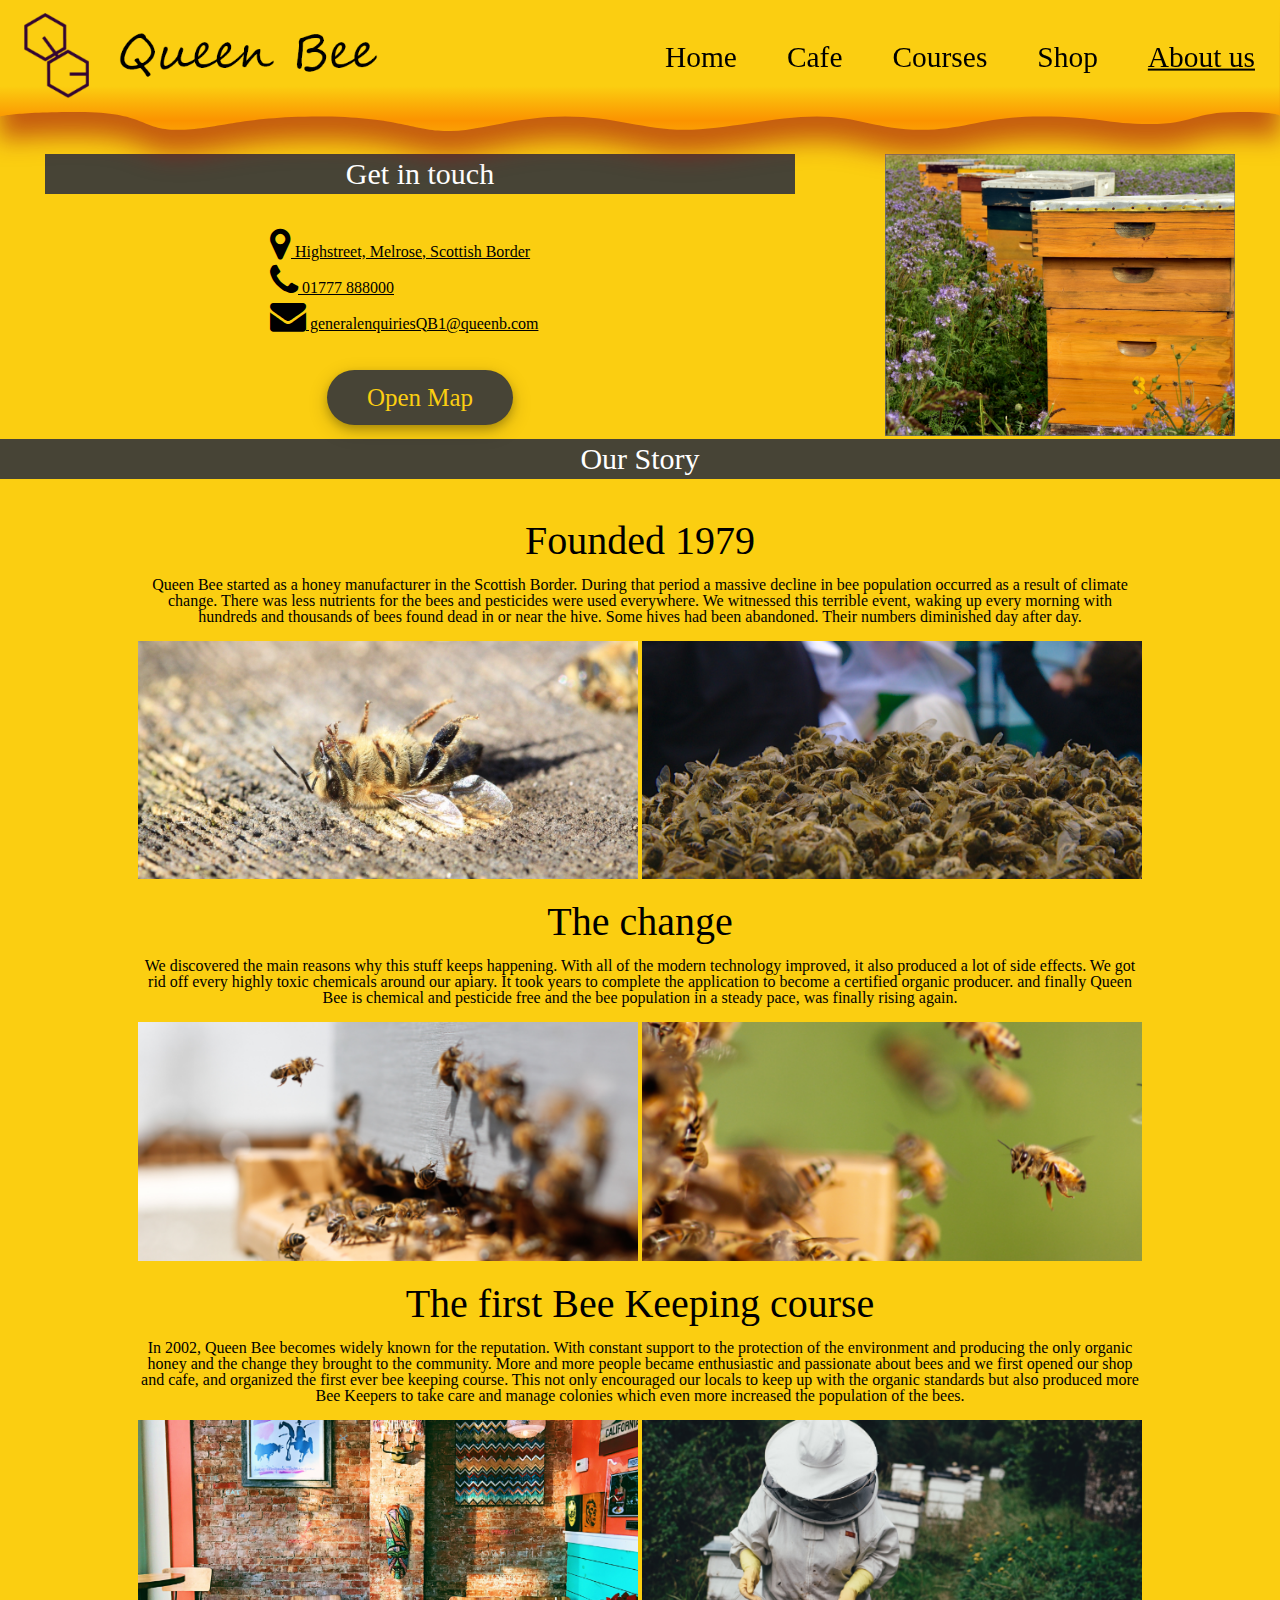
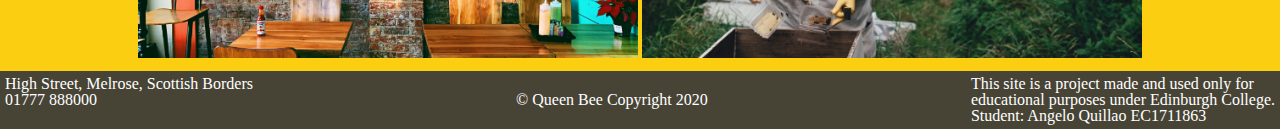
<file: aboutuspage.html>
<!DOCTYPE html>
<html lang="en">
<!----------------------------------------------------------------------------------------HTML Head--> 
	<head>
		<title>Queen Bee</title>
		<link rel="shortcut icon" type="image/png" href="images/favicon.png">
        <link rel="stylesheet" href="https://cdnjs.cloudflare.com/ajax/libs/font-awesome/4.7.0/css/font-awesome.min.css">
		<meta charset="utf-8">
		<meta name="viewport" content="width=device-width, initial-scale=1">
		<link rel="stylesheet" href="style.css">
	</head>
    
<!----------------------------------------------------------------------------------------HTML Body--> 
	<body>
        
<!--------------------------------------NAVIGATION_BAR----------------------------------------------->
		<nav class="nav-parent">
            
            <!--Wavy line svg path-->
            <svg class="path-1-cc" viewBox="0 106.114 1822.211 186.564">
				<linearGradient id="Path_1_cc" spreadMethod="pad" x1="0.505" x2="0.505" y1="0.117" y2="1.096">
						<stop offset="0" stop-color="#fbce11" stop-opacity="1"></stop>
						<stop offset="0.3598" stop-color="#fbce11" stop-opacity="1"></stop>
						<stop offset="0.4434" stop-color="#fbce11" stop-opacity="1"></stop>
						<stop offset="0.5522" stop-color="#fbce11" stop-opacity="1"></stop>
						<stop offset="0.82" stop-color="#fb9300" stop-opacity="1"></stop>
						<stop offset="1" stop-color="#fbae08" stop-opacity="1"></stop>
						<stop offset="1" stop-color="#d04e02" stop-opacity="1"></stop>
				</linearGradient>
					<path id="path-1-cc" d="M 0 272.0232849121094 C 0 272.0232849121094 
					18.25005531311035 265.5711059570313 112.8452835083008 265.5711059570313 
					C 207.4405517578125 265.5711059570313 199.744873046875 290.9656372070313 
					253.1394348144531 290.9656372070313 C 306.5339660644531 290.9656372070313
					340.7519836425781 272.0232849121094 453.8545532226563 272.0232849121094 C 
					566.9572143554688 272.0232849121094 587.7933959960938 292.6783447265625
					636.846923828125 292.6783447265625 C 685.9004516601563 292.6783447265625 
					733.2437744140625 272.0232849121094 804.5899047851563 272.0232849121094
					C 875.9360961914063 272.0232849121094 916.7139282226563 290.9656372070313
					974.4342651367188 290.9656372070313 C 1032.154663085938 290.9656372070313
					1102.58251953125 272.0232849121094 1162.949951171875 272.0232849121094 C 
					1223.317260742188 272.0232849121094 1249.6123046875 290.9656372070313 
					1311.4453125 290.9656372070313 C 1373.278076171875 290.9656372070313 
					1399.594482421875 272.0232849121094 1482.238159179688 272.0232849121094
					C 1564.8818359375 272.0232849121094 1575.37890625 282.8008117675781 
					1637.314575195313 282.8008117675781 C 1699.250122070313 282.8008117675781 
					1697.236328125 265.5711059570313 1762.826416015625 265.5711059570313 
					C 1828.416381835938 265.5711059570313 1822.0419921875 272.0232849121094 
					1822.0419921875 272.0232849121094 L 1822.0419921875 106.1144714355469 L 0
					106.1144714355469 L 0 272.0232849121094 Z">
					</path>
			</svg>
            
            <!--Queen Bee Logo-->
            <a href="index.html">
			<img class="logo-nav-child" src ="images/logo-with-text.png" alt="The Queen Bee logo">
            </a>
            <!--Hamburger and Menu-->
            <div class="hamburger">
				<div class="line"></div>
				<div class="line"></div>
				<div class="line"></div>
            </div>
            <ul class="nav-links">
                <li><a class="link-text" href="index.html">Home</a></li>
				<li><a class="link-text" href="cafepage.html">Cafe</a></li>
				<li><a class="link-text" href="coursespage.html">Courses</a></li>
				<li><a class="link-text" href="shoppage.html">Shop</a></li>
				<li><a class="link-text active" href="aboutuspage.html">About us</a></li>
            </ul>
            
		</nav>

<!----------------------------------------------ABOUT US PAGE---------------------------------------->

        <div class="au-content-1">
            
            <div class="au-c1-left">
                
                <h class="ac-c1-title"> Get in touch </h>
                <br><br>
                
                <div class="ac-c1-text">
                
                 <a class="ac-links" href="https://goo.gl/maps/Mp4gFvMEFnLYzuXW7">
                        <i class="fa fa-map-marker" style="font-size:36px"></i>
                        Highstreet, Melrose, Scottish Border
                </a>
                <br> 
                <a class="ac-links" href="tel:01777 888000">
                        <i class="fa fa-phone" style="font-size:36px"></i>
                        01777 888000
                </a>
                <br>
                <a class="ac-links" href="mailto:someone@example.com">
                    <i class="fa fa-envelope icon" style="font-size:36px"></i>
                    generalenquiriesQB1@queenb.com</a>
                <br><br>
                
                </div>
                    
                <a href="https://goo.gl/maps/Mp4gFvMEFnLYzuXW7" class="button1">Open Map</a>
                
            </div>
            
            <div class="au-c1-right">
                
                <img class="au-c1-img" src="images/aboutus/photo1.png" alt="colony">
            </div>
        </div>
        
        <div class="au-content-2">
            <h class="au-c2-title"> Our Story</h>
            <br><br>
            <div class="c2-flex-con">
                
                <h class="c2-headers">Founded 1979</h>
                <br><br>
                <p class="c2-paragraphs">
                    Queen Bee started as a honey manufacturer in the Scottish Border. During that period a massive
                    decline in bee population occurred as a result of climate change. There was less nutrients for 
                    the bees and pesticides were used everywhere. We witnessed this terrible event, waking up
                    every morning with hundreds and thousands of bees found dead in or near the hive.
                    Some hives had been abandoned. Their numbers diminished day after day.
                </p>
                <br>
                <img class="c2-img-left" src="images/aboutus/story-a1.png" alt="dead bees">
                <img class="c2-img-right" src="images/aboutus/story-a2.png" alt="stack of bees">
                <br>
                <h class="c2-headers">The change</h>
                <br><br>
                   <p class="c2-paragraphs">
                        We discovered the main reasons why this stuff keeps happening. With all of the modern technology improved, it also produced a lot of side effects.
                        We got rid off every highly toxic chemicals around our apiary. It took years to complete the application to become a certified organic producer.
                        and finally Queen Bee is chemical and pesticide free and the bee population in a steady pace, was finally rising again.
                    </p>
                <br>
                <img class="c2-img-left" src="images/aboutus/story-b1.png" alt="healthy bees">
                <img class="c2-img-right" src="images/aboutus/story-b2.png" alt="bee popultaion">
                <br>
                <h class="c2-headers">The first Bee Keeping course</h>
                <br><br>
                   <p class="c2-paragraphs">
                      In 2002, Queen Bee becomes widely known for the reputation. With constant support to the protection of the environment and producing the only organic honey and the change they brought to the community. More and more people became enthusiastic and passionate about bees and we first opened our shop and cafe, and organized the first ever bee keeping course. This not only encouraged our locals to keep up with the organic standards but also produced more Bee Keepers to take care and manage colonies which even more increased the population of the bees.
                    </p>
                <br>
                <img class="c2-img-left" src="images/aboutus/story-c1.png" alt="cafe interior">
                <img class="c2-img-right" src="images/aboutus/story-c2.png" alt="bee keeper">    
                
            </div>
        
        </div>

<!-------------------------------------------FOOTER-------------------------------------------------->
        <footer>
            <div class"footer-left">
            <p>
            High Street, Melrose, Scottish Borders <br>
            01777 888000<br>
            <br>
            </p>
            </div>
            <div class"footer-center">
            <p>
            <br>
            © Queen Bee Copyright 2020<br>
            <br> 
            </p>
            </div>
            <div class"footer-right">
            <p>
            This site is a project made and used only for<br>
            educational purposes under Edinburgh College.<br>
            Student: Angelo Quillao EC1711863<br>
            </p>
            </div>
        </footer>
<!------------------------------------------------------------------------------------------Scripts-->
		<script src="js/script.js"></script>
        <script async src="https://platform.twitter.com/widgets.js" charset="utf-8"></script>  

	</body>
</html>
</file>
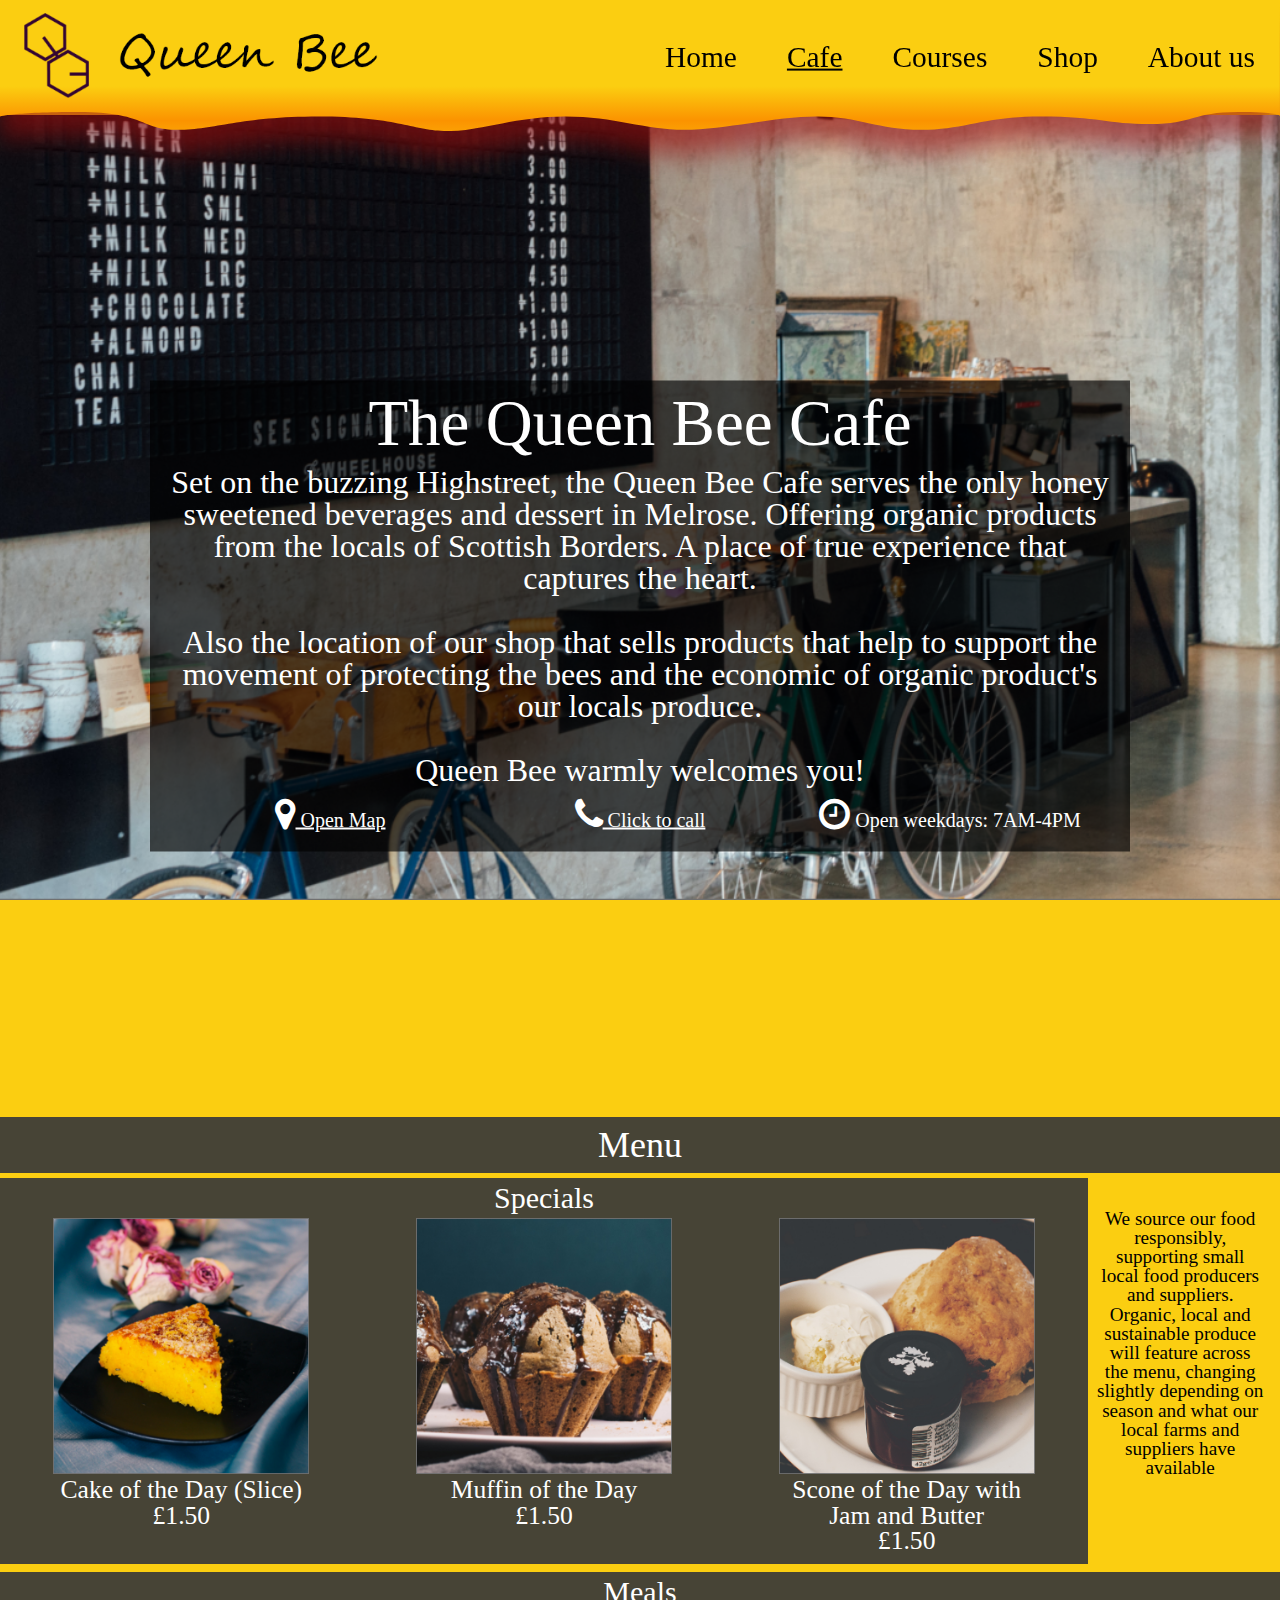
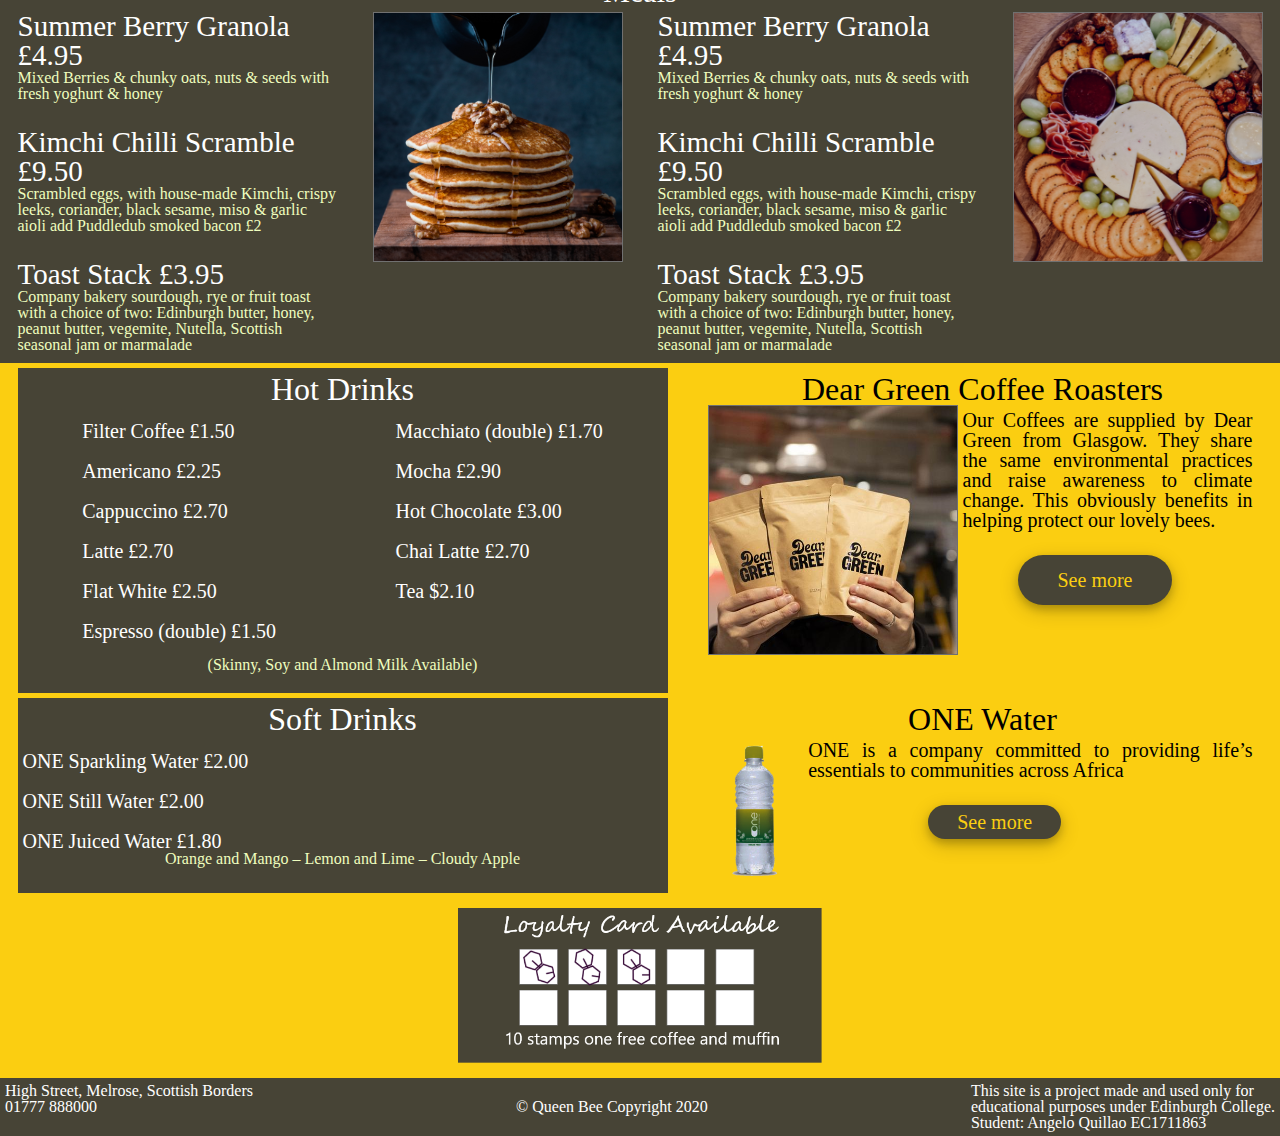
<file: cafepage.html>
<!DOCTYPE html>
<html lang="en">
<!----------------------------------------------------------------------------------------HTML Head--> 
	<head>
		<title>Queen Bee</title>
		<link rel="shortcut icon" type="image/png" href="images/favicon.png">
        <link rel="stylesheet" href="https://cdnjs.cloudflare.com/ajax/libs/font-awesome/4.7.0/css/font-awesome.min.css">
		<meta charset="utf-8">
		<meta name="viewport" content="width=device-width, initial-scale=1">
		<link rel="stylesheet" href="style.css">
	</head>
    
<!----------------------------------------------------------------------------------------HTML Body--> 
	<body>
        
<!--------------------------------------NAVIGATION_BAR----------------------------------------------->
		<nav class="nav-parent">
            
            <!--Wavy line svg path-->
            <svg class="path-1-cc" viewBox="0 106.114 1822.211 186.564">
				<linearGradient id="Path_1_cc" spreadMethod="pad" x1="0.505" x2="0.505" y1="0.117" y2="1.096">
						<stop offset="0" stop-color="#fbce11" stop-opacity="1"></stop>
						<stop offset="0.3598" stop-color="#fbce11" stop-opacity="1"></stop>
						<stop offset="0.4434" stop-color="#fbce11" stop-opacity="1"></stop>
						<stop offset="0.5522" stop-color="#fbce11" stop-opacity="1"></stop>
						<stop offset="0.82" stop-color="#fb9300" stop-opacity="1"></stop>
						<stop offset="1" stop-color="#fbae08" stop-opacity="1"></stop>
						<stop offset="1" stop-color="#d04e02" stop-opacity="1"></stop>
				</linearGradient>
					<path id="path-1-cc" d="M 0 272.0232849121094 C 0 272.0232849121094 
					18.25005531311035 265.5711059570313 112.8452835083008 265.5711059570313 
					C 207.4405517578125 265.5711059570313 199.744873046875 290.9656372070313 
					253.1394348144531 290.9656372070313 C 306.5339660644531 290.9656372070313
					340.7519836425781 272.0232849121094 453.8545532226563 272.0232849121094 C 
					566.9572143554688 272.0232849121094 587.7933959960938 292.6783447265625
					636.846923828125 292.6783447265625 C 685.9004516601563 292.6783447265625 
					733.2437744140625 272.0232849121094 804.5899047851563 272.0232849121094
					C 875.9360961914063 272.0232849121094 916.7139282226563 290.9656372070313
					974.4342651367188 290.9656372070313 C 1032.154663085938 290.9656372070313
					1102.58251953125 272.0232849121094 1162.949951171875 272.0232849121094 C 
					1223.317260742188 272.0232849121094 1249.6123046875 290.9656372070313 
					1311.4453125 290.9656372070313 C 1373.278076171875 290.9656372070313 
					1399.594482421875 272.0232849121094 1482.238159179688 272.0232849121094
					C 1564.8818359375 272.0232849121094 1575.37890625 282.8008117675781 
					1637.314575195313 282.8008117675781 C 1699.250122070313 282.8008117675781 
					1697.236328125 265.5711059570313 1762.826416015625 265.5711059570313 
					C 1828.416381835938 265.5711059570313 1822.0419921875 272.0232849121094 
					1822.0419921875 272.0232849121094 L 1822.0419921875 106.1144714355469 L 0
					106.1144714355469 L 0 272.0232849121094 Z">
					</path>
			</svg>
            
            <!--Queen Bee Logo-->
            <a href="index.html">
			<img class="logo-nav-child" src ="images/logo-with-text.png" alt="The Queen Bee logo">
            </a>
            <!--Hamburger and Menu-->
            <div class="hamburger">
				<div class="line"></div>
				<div class="line"></div>
				<div class="line"></div>
            </div>
            <ul class="nav-links">
                <li><a class="link-text" href="index.html">Home</a></li>
				<li><a class="link-text active" href="cafepage.html">Cafe</a></li>
				<li><a class="link-text" href="coursespage.html">Courses</a></li>
				<li><a class="link-text" href="shoppage.html">Shop</a></li>
				<li><a class="link-text" href="aboutuspage.html">About us</a></li>
            </ul>
            
		</nav>

<!-------------------------------------------CAFE_PAGE----------------------------------------------->
<!--------------------------------------------------------------------------------Cafe Hero Section-->
        <div class="cafe-hero">
            <div class="cafe-opacity-container">
                <h1 class="cafe-h1">
                    The Queen Bee Cafe
                </h1>
                <p1 class="cafe-p1">
                    Set on the buzzing Highstreet, the Queen Bee Cafe serves the only honey sweetened beverages and dessert in Melrose. Offering organic products from the locals of Scottish Borders. A place of true experience that captures the heart. 
                    <br>
                    <br>
                    Also the location of our shop that sells products that help to support the movement of protecting the bees and the economic of organic product's our locals produce.
                    <br>
                    <br>
                    Queen Bee warmly welcomes you!
                </p1>
                <div class="ch-bottom-links">
                    <a href="https://goo.gl/maps/Mp4gFvMEFnLYzuXW7">
                        <i class="fa fa-map-marker" style="font-size:36px"></i>
                        Open Map
                    </a>
                    <a href="tel:01777 888000">
                        <i class="fa fa-phone" style="font-size:36px"></i>
                        Click to call</a>
                    <div class="opening-times">
                    <i class="fa fa-clock-o" style="font-size:36px"></i>
                    Open weekdays: 7AM-4PM 
                    </div>
                </div>
            </div>
        </div>
<!----------------------------------------------------------------------------------------Cafe Menu--> 
        <h2 class="cafe-menu-header"> Menu </h2>
<!-----------------------------------------------------------------------------------------SPECIALS-->           
            <div class="menu-special">
                <h class="menu-title"> Specials</h>
                
                <div class="special-contents">
                    
                    <div class="special-container">
                    <img class="s-img" src="images/cafe/special1.png" alt="Cake">
                    <p class="special-name">Cake of the Day (Slice)<br> £1.50</p>
                    </div>

                    <div class="special-container">
                    <img class="s-img" src="images/cafe/special2.png" alt="Muffin">
                    <p class="special-name">Muffin of the Day<br> £1.50 </p>
                    </div>

                    <div class="special-container">
                    <img class="s-img" src="images/cafe/special3.png" alt="Scone">
                    <p class="special-name">Scone of the Day with Jam and Butter<br> £1.50</p>
                    </div>
                </div>
            </div>
            
                <p class="menu-info">
                
                We source our food responsibly, supporting small local food producers and suppliers. 
                    Organic, local and sustainable produce will feature across the menu, changing slightly depending on season and what our local farms and suppliers have available
                </p>
<!--------------------------------------------------------------------------------------------MEALS-->         
        <div class="menu-meals-container">
            <h class="menu-title">Meals</h>
            <div class="meals-content">
                
                <div class="meals-column1of4">
                    <h class="meal-title">Summer Berry Granola £4.95 </h>
                    <p class="meal-info">
                    Mixed Berries & chunky oats, nuts & seeds with fresh yoghurt & honey
                    </p>
                    
                    <br>
                    
                    <h class="meal-title">Kimchi Chilli Scramble £9.50 </h>
                    <p class="meal-info">
                    Scrambled eggs, with house-made Kimchi, crispy leeks, coriander, black sesame, miso & garlic aioli 
                    add Puddledub smoked bacon £2
                    </p>
                    
                    <br>
                    
                    <h class="meal-title">Toast Stack £3.95 </h>
                    <p class="meal-info">
                    Company bakery sourdough, rye or fruit toast with a choice of two:
Edinburgh butter, honey, peanut butter, vegemite, Nutella, Scottish seasonal jam or marmalade
                    </p>
                </div>
                
                <div class="meals-column2of4">
                    <img src="images/cafe/meal1.png" alt="Pancake">
                </div>
                
                <div class="meals-column3of4">
                     <h class="meal-title">Summer Berry Granola £4.95 </h>
                    <p class="meal-info">
                    Mixed Berries & chunky oats, nuts & seeds with fresh yoghurt & honey
                    </p>
                    
                    <br>
                    
                    <h class="meal-title">Kimchi Chilli Scramble £9.50 </h>
                    <p class="meal-info">
                    Scrambled eggs, with house-made Kimchi, crispy leeks, coriander, black sesame, miso & garlic aioli 
                    add Puddledub smoked bacon £2
                    </p>
                    
                    <br>
                    
                    <h class="meal-title">Toast Stack £3.95 </h>
                    <p class="meal-info">
                    Company bakery sourdough, rye or fruit toast with a choice of two:
Edinburgh butter, honey, peanut butter, vegemite, Nutella, Scottish seasonal jam or marmalade
                    </p>
                </div>
                
                <div class="meals-column4of4">
                    <img src="images/cafe/meal2.png" alt="Cheese board">
                </div>
            </div>
            
        </div>
        
<!---------------------------------------------------------------------------------------HOT DRINKS--> 
        <div class="hotdrinks-container">
            <div class="hd-left">
                <h class="hotdrinks">Hot Drinks</h>
                <br><br>
                <div class="hd-column-flex">
                    
                    <div class="hd-c-left">
                        <p class="hd-c-text">
                             Filter Coffee £1.50
                            <br><br>
                            Americano £2.25
                            <br><br>
                            Cappuccino £2.70
                            <br><br>
                            Latte £2.70
                            <br><br>
                            Flat White £2.50
                            <br><br>
                            Espresso (double) £1.50
                        </p>
                    </div>
                    
                       <div class="hd-c-right">
                        <p class="hd-c-text">
                             Macchiato (double) £1.70
                            <br><br>
                            Mocha £2.90
                            <br><br>
                            Hot Chocolate £3.00
                            <br><br>
                            Chai Latte £2.70
                            <br><br>
                            Tea $2.10
                        </p>
                    </div>
                </div>
                <br>
                <h class="options">(Skinny, Soy and Almond Milk Available)</h>
            </div>
            
            <div class="hd-right">
                <h class="hdr-title"> Dear Green Coffee Roasters</h>
                <div class="hd-column-flex">
                    
                    <div class="dgcr-left">
                        <img src="images/cafe/Dear%20Green.png" alt="Coffee bag">
                    </div>
                        
                    <div class="dgcr-right">
                        <p class="dgcr-text">
                            Our Coffees are supplied by Dear Green from Glasgow. They share the same environmental practices and raise awareness to climate change. This obviously benefits in helping protect our lovely bees. 
                        </p>
                        
                        <a href="https://www.deargreencoffee.com/" class="button-dgcr">See more</a>
                    
                    </div>
                </div>
            </div>
        </div>
        
<!---------------------------------------------------------------------------------------Soft Drinks--> 
        <div class="softdrinks-container">
            
            <div class="sd-1">
                <h class="softdrinks">Soft Drinks</h><br><br>
                <p class="sd-text">
                ONE Sparkling Water £2.00
                    <br><br>
                ONE Still Water £2.00
                    <br><br>
                ONE Juiced Water £1.80
                </p>
                <p class="sd-flavours">
                Orange and Mango – Lemon and Lime – Cloudy Apple
                </p>
            </div>
            
            
            
            <div class="hd-right">
                <h class="hdr-title"> ONE Water</h>
                <div class="hd-column-flex">
                    
                    <div class="dgcr-left2">
                        <img class="bottleimg" src="images/cafe/onewater.png" alt="water bottle">
                    </div>
                        
                    <div class="dgcr-right">
                        <p class="dgcr-text">
                            ONE is a company committed to providing life’s essentials to communities across Africa
                        </p>
                        
                        <a href="https://onewater.org.uk/" class="button-one">See more</a>
                    
                    </div>
                </div>
            </div>
                <div class="loy-img-con">
                    <img class="loyaltyimg" src="images/cafe/loyaltycard.png" alt="loyalty card">
                </div>
        </div>
        
<!-------------------------------------------FOOTER-------------------------------------------------->
        <footer>
            <div class"footer-left">
            <p>
            High Street, Melrose, Scottish Borders <br>
            01777 888000<br>
            <br>
            </p>
            </div>
            <div class"footer-center">
            <p>
            <br>
            © Queen Bee Copyright 2020<br>
            <br> 
            </p>
            </div>
            <div class"footer-right">
            <p>
            This site is a project made and used only for<br>
            educational purposes under Edinburgh College.<br>
            Student: Angelo Quillao EC1711863<br>
            </p>
            </div>
        </footer>
<!------------------------------------------------------------------------------------------Scripts-->
		<script src="js/script.js"></script>
        <script async src="https://platform.twitter.com/widgets.js" charset="utf-8"></script>  

	</body>
</html>
</file>
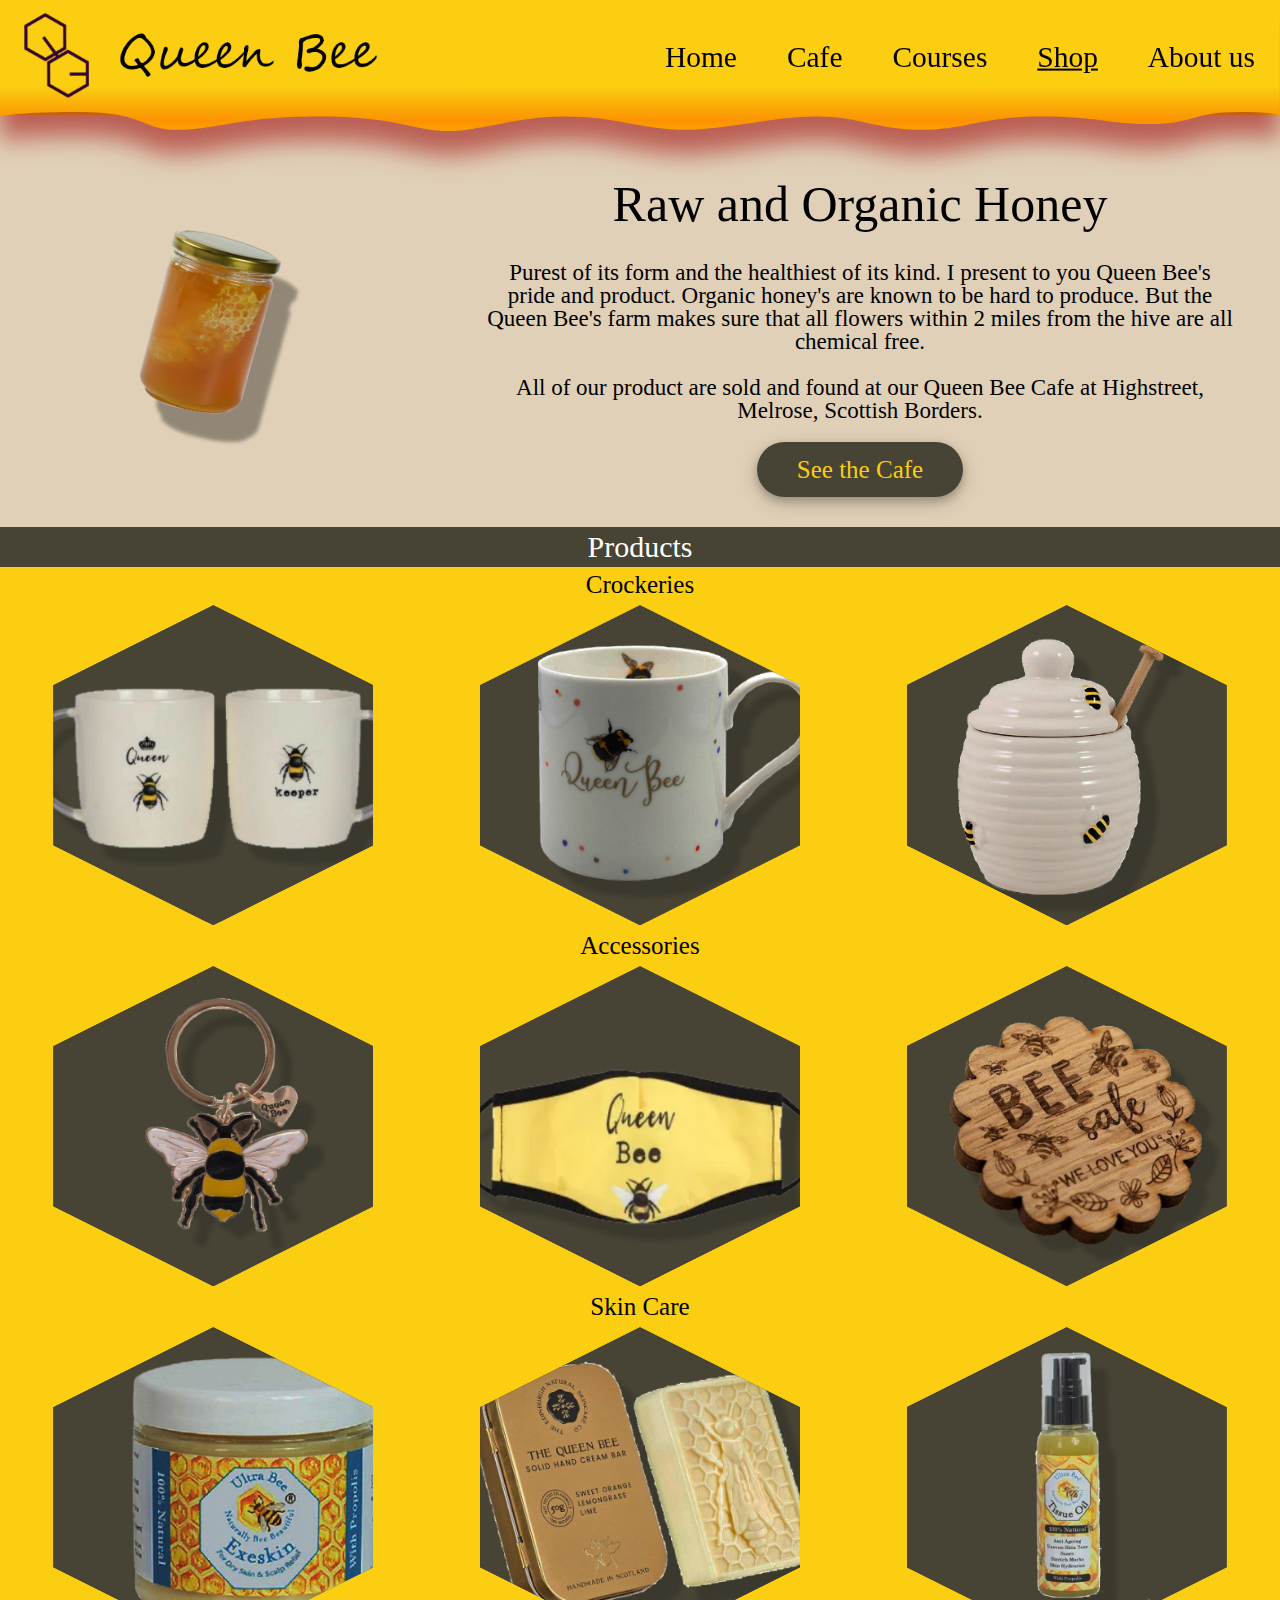
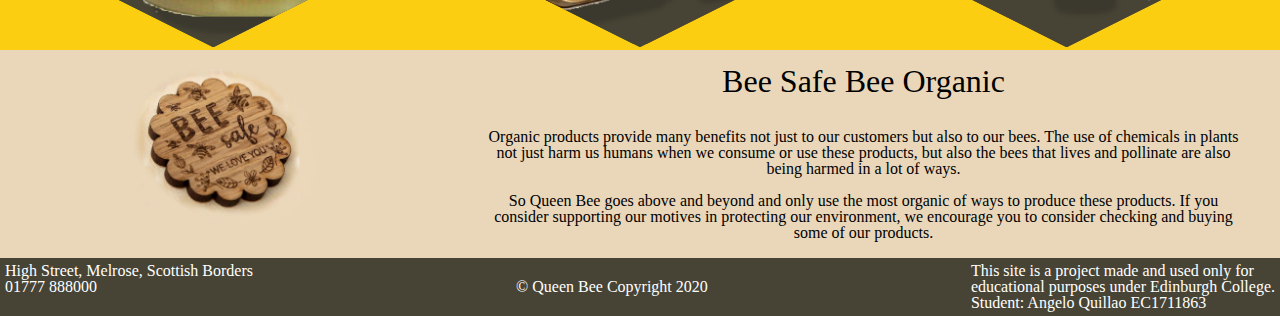
<file: shoppage.html>
<!DOCTYPE html>
<html lang="en">
<!----------------------------------------------------------------------------------------HTML Head--> 
	<head>
		<title>Queen Bee</title>
		<link rel="shortcut icon" type="image/png" href="images/favicon.png">
        <link rel="stylesheet" href="https://cdnjs.cloudflare.com/ajax/libs/font-awesome/4.7.0/css/font-awesome.min.css">
		<meta charset="utf-8">
		<meta name="viewport" content="width=device-width, initial-scale=1">
		<link rel="stylesheet" href="style.css">
	</head>
    
<!----------------------------------------------------------------------------------------HTML Body--> 
	<body>
        
<!--------------------------------------NAVIGATION_BAR----------------------------------------------->
		<nav class="nav-parent">
            
            <!--Wavy line svg path-->
            <svg class="path-1-cc" viewBox="0 106.114 1822.211 186.564">
				<linearGradient id="Path_1_cc" spreadMethod="pad" x1="0.505" x2="0.505" y1="0.117" y2="1.096">
						<stop offset="0" stop-color="#fbce11" stop-opacity="1"></stop>
						<stop offset="0.3598" stop-color="#fbce11" stop-opacity="1"></stop>
						<stop offset="0.4434" stop-color="#fbce11" stop-opacity="1"></stop>
						<stop offset="0.5522" stop-color="#fbce11" stop-opacity="1"></stop>
						<stop offset="0.82" stop-color="#fb9300" stop-opacity="1"></stop>
						<stop offset="1" stop-color="#fbae08" stop-opacity="1"></stop>
						<stop offset="1" stop-color="#d04e02" stop-opacity="1"></stop>
				</linearGradient>
					<path id="path-1-cc" d="M 0 272.0232849121094 C 0 272.0232849121094 
					18.25005531311035 265.5711059570313 112.8452835083008 265.5711059570313 
					C 207.4405517578125 265.5711059570313 199.744873046875 290.9656372070313 
					253.1394348144531 290.9656372070313 C 306.5339660644531 290.9656372070313
					340.7519836425781 272.0232849121094 453.8545532226563 272.0232849121094 C 
					566.9572143554688 272.0232849121094 587.7933959960938 292.6783447265625
					636.846923828125 292.6783447265625 C 685.9004516601563 292.6783447265625 
					733.2437744140625 272.0232849121094 804.5899047851563 272.0232849121094
					C 875.9360961914063 272.0232849121094 916.7139282226563 290.9656372070313
					974.4342651367188 290.9656372070313 C 1032.154663085938 290.9656372070313
					1102.58251953125 272.0232849121094 1162.949951171875 272.0232849121094 C 
					1223.317260742188 272.0232849121094 1249.6123046875 290.9656372070313 
					1311.4453125 290.9656372070313 C 1373.278076171875 290.9656372070313 
					1399.594482421875 272.0232849121094 1482.238159179688 272.0232849121094
					C 1564.8818359375 272.0232849121094 1575.37890625 282.8008117675781 
					1637.314575195313 282.8008117675781 C 1699.250122070313 282.8008117675781 
					1697.236328125 265.5711059570313 1762.826416015625 265.5711059570313 
					C 1828.416381835938 265.5711059570313 1822.0419921875 272.0232849121094 
					1822.0419921875 272.0232849121094 L 1822.0419921875 106.1144714355469 L 0
					106.1144714355469 L 0 272.0232849121094 Z">
					</path>
			</svg>
            
            <!--Queen Bee Logo-->
            <a href="index.html">
			<img class="logo-nav-child" src ="images/logo-with-text.png" alt="The Queen Bee logo">
            </a>
            <!--Hamburger and Menu-->
            <div class="hamburger">
				<div class="line"></div>
				<div class="line"></div>
				<div class="line"></div>
            </div>
            <ul class="nav-links">
                <li><a class="link-text" href="index.html">Home</a></li>
				<li><a class="link-text" href="cafepage.html">Cafe</a></li>
				<li><a class="link-text" href="coursespage.html">Courses</a></li>
				<li><a class="link-text active" href="shoppage.html">Shop</a></li>
				<li><a class="link-text" href="aboutuspage.html">About us</a></li>
            </ul>
            
		</nav>

<!----------------------------------------------SHOP PAGE-------------------------------------------->

        <div class="shop-content-1">
            <div class="sc1-img-container">
                <img class="sc1-img" src="images/shop/sc1img.png" alt="honey jar">
            </div>
            <div class="sc1-text-container">
                <h1 class="sc1-h">Raw and Organic Honey</h1><br><br>
                <p class="sc1-p">
                    Purest of its form and the healthiest of its kind. I present to you Queen Bee's pride and product. Organic honey's are known to be hard to produce. But the Queen Bee's farm makes sure that all flowers within 2 miles from the hive are all chemical free.
                    <br><br>
                    All of our product are sold and found at our Queen Bee Cafe at Highstreet, Melrose, Scottish Borders.
                </p>
                <a href="cafepage.html" class="button1">See the Cafe</a>
            </div>
        </div>
        
        <div class="shop-content-2">
            <h2 class="sc2-title">Products</h2>
            
            <h3 class="sc2-title2">Crockeries</h3>
            
            <div class="sc2-flex1">
                <div class="sc2-flex1-box1">
                    <div class="overlay">
                        
                        <div class="textholder">
                            <p class = "hextext1">Queen and Keeper Cup set</p>
                            <br><br>
                            <p class = "hextext2"> £ 4.00 </p>
                        </div>
                        
                    </div>
                </div>
                <div class="sc2-flex1-box2">
                    <div class="overlay">
                    
                        <div class="textholder">
                            <p class = "hextext1">Queen Bee Mug </p>
                            <br><br>
                            <p class = "hextext2"> £ 3.00 </p>
                        </div>
                        
                    </div>
                </div>
                <div class="sc2-flex1-box3">
                    <div class="overlay">
                        
                        <div class="textholder">
                            <p class = "hextext1">Queen Bee Ceramic Pot</p>
                            <br><br>
                            <p class = "hextext2"> £ 5.00 </p>
                        </div>
                        
                    </div>
                </div>
            </div>
            
            <h3 class="sc2-title2">Accessories</h3>
            
            <div class="sc2-flex1">
                <div class="sc2-flex2-box1">
                    <div class="overlay">
                        <div class="textholder">
                            <p class = "hextext1">Queen Bee Keychain</p>
                            <br><br>
                            <p class = "hextext2"> £ 2.00 </p>
                        </div>
                    </div>
                </div>
                <div class="sc2-flex2-box2">
                    <div class="overlay">
                        <div class="textholder">
                            <p class = "hextext1">Queen Bee Mask</p>
                            <br><br>
                            <p class = "hextext2"> £ 1.00 </p>
                        </div>
                    </div>
                </div>
                <div class="sc2-flex2-box3">
                    <div class="overlay">
                        <div class="textholder">
                            <p class = "hextext1">Bee Safe pin</p>
                            <br><br>
                            <p class = "hextext2"> £ 0.50 </p>
                        </div>
                    </div>
                </div>
            </div>
            
            <h3 class="sc2-title2">Skin Care</h3>
            
            <div class="sc2-flex1">
                <div class="sc2-flex3-box1">
                    <div class="overlay">
                        <div class="textholder">
                            <p class = "hextext1">Ultra Bee Exeskin Cream</p>
                            <br><br>
                            <p class = "hextext2"> £ 8.00 </p>
                        </div>
                    </div>
                </div>
                <div class="sc2-flex3-box2">
                    <div class="overlay">
                        <div class="textholder">
                            <p class = "hextext1">Queen Bee Hand Cream Bar</p>
                            <br><br>
                            <p class = "hextext2"> £ 6.00 </p>
                        </div>
                    </div>
                </div>
                <div class="sc2-flex3-box3">
                    <div class="overlay">
                        <div class="textholder">
                            <p class = "hextext1">Ultra Bee Moisturiser</p>
                            <br><br>
                            <p class = "hextext2"> £ 5.00 </p>
                        </div>
                    </div>
                </div>
            </div>
        </div>
        
        <div class="shop-content-3">
            <div class="sc3-img-con">
                <img class="sc3-img" src="images/shop/PIN2.png" alt="banner">
            </div>
            
            <div class="sc3-text-con">
                <h2 class="sc3-title"> Bee Safe Bee Organic</h2><br><br>
                <p class="sc3-text">
                    Organic products provide many benefits not just to our customers but also to our bees.
                    The use of chemicals in plants not just harm us humans when we consume or use these products, but also the bees that lives and pollinate are also being harmed in a lot of ways. 
                    <br><br>
                    So Queen Bee goes above and beyond and only use the most organic of ways to produce these products. If you consider supporting our motives in protecting our environment, we encourage you to consider checking and buying some of our products.
                </p>
            </div>
        </div>
<!-------------------------------------------FOOTER-------------------------------------------------->
        <footer>
            <div class"footer-left">
            <p>
            High Street, Melrose, Scottish Borders <br>
            01777 888000<br>
            <br>
            </p>
            </div>
            <div class"footer-center">
            <p>
            <br>
            © Queen Bee Copyright 2020<br>
            <br> 
            </p>
            </div>
            <div class"footer-right">
            <p>
            This site is a project made and used only for<br>
            educational purposes under Edinburgh College.<br>
            Student: Angelo Quillao EC1711863<br>
            </p>
            </div>
        </footer>
<!------------------------------------------------------------------------------------------Scripts-->
		<script src="js/script.js"></script>
        <script async src="https://platform.twitter.com/widgets.js" charset="utf-8"></script>  

	</body>
</html>
</file>
<file: style.css>
/* http://meyerweb.com/eric/tools/css/reset/ 
   v2.0 | 20110126
   License: none (public domain)
*/

html, body, div, span, applet, object, iframe,
h1, h2, h3, h4, h5, h6, p, blockquote, pre,
a, abbr, acronym, address, big, cite, code,
del, dfn, em, img, ins, kbd, q, s, samp,
small, strike, strong, sub, sup, tt, var,
b, u, i, center,
dl, dt, dd, ol, ul, li,
fieldset, form, label, legend,
table, caption, tbody, tfoot, thead, tr, th, td,
article, aside, canvas, details, embed, 
figure, figcaption, footer, header, hgroup, 
menu, nav, output, ruby, section, summary,
time, mark, audio, video {
	margin: 0;
	padding: 0;
	border: 0;
	font-size: 100%;
	font: inherit;
	vertical-align: baseline;
}
/* HTML5 display-role reset for older browsers */
article, aside, details, figcaption, figure, 
footer, header, hgroup, menu, nav, section {
	display: block;
}
body {
	line-height: 1;
}
ol, ul {
	list-style: none;
}
blockquote, q {
	quotes: none;
}
blockquote:before, blockquote:after,
q:before, q:after {
	content: '';
	content: none;
}
table {
	border-collapse: collapse;
	border-spacing: 0;
}

/*---------------------------------------------------------------------- Reset StyleSheet (on top)*/	
body{
		font-family: segoe ui;
		background-color: #fbce11;
	}
/*--------------------------------------------------------------------------------- Navigation Bar*/


.nav-parent{
		display:block;
		top:0;
		width:100%;
		position: sticky;
		height: 9vw;
        z-index: 2;
	}

.path-1-cc {
		position: absolute;
		filter: drop-shadow(0px 24px 12px rgba(159, 14, 14, 0.588));
		fill: url(#Path_1_cc);
		z-index: -1;
		width: auto;
		height: auto;
		top:0;
		}
		
.logo-nav-child {
		display: flex;
		position: absolute;
		top:1vw;
		left:1vw;
		width: 30vw;
		height: auto;
	}

.logo-nav-child:hover {
    background-image: url(images/favicon.png);
    background-repeat: no-repeat;
    background-size: contain;
    background-position-x: 1vw;
}


.nav-links{
		display: flex;
		position: absolute;
		right: 0%;
		top: 50%;
		transform: translate(0%, -50%);
		list-style: none;
		justify-content: space-around;
		align-items: center;
		width: 50vw;
		height: 6.3125vw;
	}

.link-text {
		color: black;
		text-decoration: none;
		font-size: 2.3vw;
		position: relative;
		display:inline-block
	}

.link-text::before {
		content:'';
		position: absolute;
		width: 100%;
		transform: scaleX(0);
		height: 0.3vw;
		bottom: 0;
		left: 0;
		background-color: #474436;
		transform-origin: bottom right;
		transition: transform 0.25s ease-out;
		opacity:0.5;
	}

.link-text:hover::before{
		transform: scaleX(1);
		transform-origin: bottom left;
	}

.active{
    text-decoration: underline;
}

/*------------------------------------------------------------------------------------------------*/
/*----------------------------------------HOMEPAGE------------------------------------------------*/
/*--------------------------------------------------------------------------------- Home Content 1*/
.home-content-1{
    width:100%;
    height: auto;
    display: flex;
    justify-content: space-around ;
    align-items: center;
    flex-wrap:wrap;
    margin-top: 3vw;
}
	
	.home-content-1-image{
		background: none;
	}
	
	.home-content-1-image img {
		width: 240px;
        padding: 80px;
	}
	
	.home-content-1-text{
		width: 700px;
		height: auto;
		background: none;
		text-align: center;
	}
	
	.home-content-1-text h1{
		font-family: segoe script;
		font-size: 40px;
		margin-bottom: 10px;
	}
	
	.home-content-1-text p1{
		font-family: segoe UI;
		font-size: 27px;
	}
    
    .button1{
        font-family: segoe UI;
        margin-top: 20px;
        display: inline-block;
        padding: 15px 40px;
        font-size: 25px;
        cursor: pointer;
        text-align: center;
        text-decoration: none;
        outline: none;
        color: #FBCE11;
        background-color: #474436;
        border: none;
        border-radius: 39px;
        box-shadow: 0 4px 8px 0 rgba(0, 0, 0, 0.2), 0 6px 20px 0 rgba(0, 0, 0, 0.19);
    }

    .button1:hover {
        background-color: #000000;
        color: white;

    }

    .path-2-cc {
            position: relative;
            filter: drop-shadow(0px 24px 12px rgba(159, 14, 14, 0.588));
            fill: url(#Path_1_cc);
            z-index: 0;
            width: 100%;
            height: auto;
            top:30px;
            overflow: auto;
            }

/*--------------------------------------------------------------------------------- Home Content 2*/
.parallax-bg{
    width: 100%;
    height: calc(1115px - 20vw);
    background-image: url(images/home/content2bg.png);
    background-attachment: fixed;
    background-position: 50%;
    background-repeat: no-repeat;
    background-size: cover;
}

.home-c2-container{
    position: relative;
    height: auto;
    width: 45vw;
    background-color: rgba(0, 0, 0, 0.65);
    z-index: 1;
    text-align: center;
    color: white;
    left: 55px;
    padding: 10px;
    top: 50%;
    transform: translateY(-50%);
}

.home-c2-container > h2{
    font-family: segoe script;
    font-size: 32px;
    margin-bottom: 10px;
}

.home-c2-container > p2{
    font-family: segoe UI;
    font-size: 27px;
}

/*--------------------------------------------------------------------------------- Home Content 3*/
.home-content-3{
    position: relative;
    width: 100%;
    height: auto;
    display: flex;
    justify-content: space-around;
    align-items: center;
    flex-wrap: wrap;
    margin-top: 5vw;
    margin-bottom: 10vw;
    z-index: 1;
}

.hc3-image-box {
    width:400px;
    height: auto;
}

.hc3-image1{
    height: auto;
    width: 504px;
 
}

.hc3-image2{
    position: absolute;
    top: 2vw;
    height: auto;
    width: 504px;
    opacity: 0;
}

.hc3-image-box:hover .hc3-image1{
    opacity: 0;
}

.hc3-image-box:hover .hc3-image2{
    opacity: 1;
}

.hc3-text{
    width: 700px;
    height: auto;
    text-align: center;
}

.hc3-text > h3{
    font-family: segoe script;
    font-size: 40px;
    margin-bottom: 10px;
}

.hc3-text > p3{
    font-family: segoe UI;
    font-size: 27px;
}

/*----------------------------------------------------------------------------- Sign-up Newsletter*/
.newsletter-su-content{
    height: auto;
    background-color: #474436;
    color: white;
    padding: 10px;
    text-align: center;
}

.nl-form{
    width: 100%;
    display:flex;
    flex-flow: row wrap;
    justify-content: center;
}

.nl-title{
    font-size: 24px;
}

.f-name {
    font-size: 21px;
}

.nl-name {
    padding-top: 5px;
    padding-bottom: 5px;
    order: 1;
    margin-left: 50px;
}

.nl-email {
    padding-top: 5px;
    padding-bottom: 5px;
    order: 2;
    margin-right: 50px;
    margin-left: 50px;
}

.nl-subscribe {
    padding-top: 5px;
    padding-bottom: 5px;
    order: 3;
    height: 32px;
    width: 165px;
    font-size: 21px;
     margin-right: 50px;
    margin-left: 50px;
    border: none;
    border-radius: 29px;
    background-color: #FBCE11;
    box-shadow: 0 4px 8px 0 rgba(0, 0, 0, 0.2), 0 6px 20px 0 rgba(0, 0, 0, 0.19);

}

.nl-subscribe:hover{
    background-color: #ffffff;
}

.textbox{
    width: 225px;
    height: 21px;
    padding-top: 10px;
    
}

.nl-offer{
    font-size: 16px;
}

.nl-offer b{
    text-shadow: 2px 2px 5px red;
}

/*--------------------------------------------------------------------------- Social Media Section*/
.social-media-section{
    width: 90%;
    padding: 20px;
    display: flex;
    justify-content: space-around;
}

.twitcontainer{
    height:auto;
    width: 890px;
}

.sm-icons{
    width: 15vw;
    height: auto;
    display: flex;
    align-items: center;
  justify-content: center;
}

#facebook {
  background-image: url(images/home/Facebook%20Icon.png);
    background-repeat: no-repeat;
    background-size: contain;
  display: block;
  margin: 0 auto;
  text-indent: -9999px;
  width: 80px;
  height: 80px;
   
}

#facebook:hover{
    background-image: url(images/home/hover/Facebook%20Icon.png);
}

#youtube {
  background-image: url(images/home/Youtube%20Icon.png);
    background-repeat: no-repeat;
    background-size: contain;
  display: block;
  margin: 0 auto;
  text-indent: -9999px;
  width: 80px;
  height: 80px;
}

#youtube:hover {
    background-image: url(images/home/hover/Youtube%20Icon.png);
}

#instagram {
  background-image: url(images/home/Instagram%20Icon.png);
    background-repeat: no-repeat;
    background-size: contain;
  display: block;
  margin: 0 auto;
  text-indent: -9999px;
  width: 80px;
  height: 80px;
}

#instagram:hover {
    background-image: url(images/home/hover/Instagram%20Icon.png);
}

/*------------------------------------------------------------------------------------------------*/
/*----------------------------------------CAFE PAGE-----------------------------------------------*/
/*-------------------------------------------------------------------------------Cafe Hero Content*/
.cafe-hero{
    width: 100%;
    height: calc(1130px - 10vw);
    background-image: url(images/cafe/cafe-hero-bg.png);
    background-attachment: fixed;
    background-position: 50%;
    background-repeat: no-repeat;
    background-size: cover;
}

.cafe-opacity-container{
    position: relative;
    height: auto;
    width: 75vw;
    background-color: rgba(0, 0, 0, 0.65);
    z-index: 1;
    text-align: center;
    color: white;
    padding: 10px;
    top: 50%;
    transform: translateY(-50%);
    margin: auto;
    height: auto;
    text-align: center;
    left: 0px
}

.cafe-h1{
    font-size: 65px;
    margin-bottom: 10px;
    font-family: segoe script;
}

.cafe-p1{
    font-size: 32px;
    margin-bottom: 10px;
    font-family: segoe UI;
}

.ch-bottom-links{
    display: flex;
    justify-content: center;
    padding: 10px;
    color: #FFFFFF;
    font-size: 20px;
}

.opening-times{
    height: auto;
    width: 300px;
    color: #FFFFFF;
    margin-left: 5px;
    margin-right: 5px;
}

.ch-bottom-links > a{
    width: 300px;
    color: #FFFFFF;
    margin-left: 5px;
    margin-right: 5px;
}

/*------------------------------------------------------------------------------SPECIALS-Cafe Menu*/
.cafe-menu-header{
    text-align: center;
    background-color: #474436;
    font-size: 36px;
    font-family: segoe script;
    margin-bottom: 5px;
    color: #FFFFFF;
    padding-bottom: 10px;
    padding-top: 10px;
}

.menu-special{
    width: 85%;
    background-color: #474436;
    display: inline-block;
}

.menu-title{
    font-size: 30px;
    font-family: Segoe Script;
    text-align: center;
    width: 100%;
    display: block;
    color: #FFFFFF;
    padding-top: 5px;
    padding-bottom: 5px;
}

.special-contents{
    width: 100%;
    display: flex;
    justify-content: space-around;
}

.special-container{
    width:20vw;
    margin-left: auto;
    margin-right: auto;
}

.s-img{
    width: 20vw;
}

.special-name{
    font-size: 2vw;
    text-align: center;
    color: #FFFFFF;
    padding-bottom: 10px;
}

.menu-info{
    display: inline-block;
    width: 13vw;
    font-size: 1.5vw;
    text-align: center;
    padding: 5px;
    margin-bottom: 7vw;
}
/*--------------------------------------------------------------------------------MEALS-Cafe Menu*/

.menu-meals-container{
    background-color: #474436;
}

.meals-content{
    display: flex;
    flex-wrap: wrap;
    justify-content: space-around;
}

.meals-column1of4{
    width: 25%;
}

.meals-column3of4{
    width: 25%;
}

.meal-title{
    color:#FFFFFF;
    font-family: Segoe Script;
    font-size: 29px;
    border-top: 3px;
}

.meal-info{
    color: #EFFEBE;
    padding-bottom: 10px;
}


/*-----------------------------------------------------------------------------HOTDRINKS-Cafe Menu*/

.hotdrinks-container{
    margin-top: 5px;
    width: 100%;
    display: flex;
    flex-wrap: wrap;
    justify-content: space-around;
}

.hd-right{
    width: 550px;
    height: auto;
    padding: 5px;
}

.hd-left{
    background-color: #474436;
    width: 50%;
    height: 315px;
    padding: 5px;
}

.hd-c-text{
    color: #FFFFFF;
    font-size: 20px;
    font-family: Segoe Script
}

.hotdrinks{
    width: 100%;
    text-align: center;
    display: inline-block;
    font-size: 32px;
    font-family: Segoe Script;
    color: #FFFFFF;
}

.options{
    width: 100%;
    text-align: center;
    display: inline-block;
    color: #EFFEBE;
}

.hd-column-flex{
    display: flex;
    justify-content: space-around;
}

.hdr-title{
    width: 100%;
    text-align: center;
    display: inline-block;
    font-size: 32px;
    font-family: Segoe Script;
    color: #000000;
}

.dgcr-text{
    font-family: Segoe UI;
    text-align: justify;
    font-size: 20px;
    padding: 5px;
}

.button-dgcr{
    font-family: segoe UI;
    margin-top: 20px;
    display: inline-block;
    padding: 15px 40px;
    font-size: 20px;
    cursor: pointer;
    text-align: center;
    text-decoration: none;
    outline: none;
    color: #FBCE11;
    background-color: #474436;
    border: none;
    border-radius: 39px;
    box-shadow: 0 4px 8px 0 rgba(0, 0, 0, 0.2), 0 6px 20px 0 rgba(0, 0, 0, 0.19);
    margin-left: 60px;
}

.button-dgcr:hover{
    background-color: #FBCE11;
    color: #474436;
}


/*----------------------------------------------------------------------------SOFTDRINKS-Cafe Menu*/
.softdrinks-container{
    display: flex;
    margin-top: 5px;
    flex-wrap: wrap;
    justify-content: space-around;
}

.sd-1{
    background-color: #474436;
    width: 50%;
    height: 185px;
    padding: 5px;
    margin-bottom: 5px;
}

.softdrinks{
        width: 100%;
    text-align: center;
    display: inline-block;
    font-size: 32px;
    font-family: Segoe Script;
    color: #FFFFFF;
}

.sd-text {
    color: #FFFFFF;
font-size: 20px;
font-family: Segoe Script;
}

.sd-flavours{
    width: 100%;
    text-align: center;
    display: inline-block;
    color: #EFFEBE;
}

.one-img{
    width: auto;
    height: 164px;
}

.sd-2{
    width: 550px;
    height: auto;
    padding: 5px;
}

.button-one{
    font-family: segoe UI;
    margin-top: 20px;
    display: inline-block;
    padding: 7px 29px;
    font-size: 20px;
    cursor: pointer;
    text-align: center;
    text-decoration: none;
    outline: none;
    color: #FBCE11;
    background-color: #474436;
    border: none;
    border-radius: 39px;
    box-shadow: 0 4px 8px 0 rgba(0, 0, 0, 0.2), 0 6px 20px 0 rgba(0, 0, 0, 0.19);
    margin-left: 125px;
}

.button-one:hover{
    background-color: #FBCE11;
    color: #474436;
}

.loy-img-con{
    height: 170px;
    padding-top: 10px;
}

.loyaltyimg{
    height: 155px;
}

.bottleimg{
    height: 150px;
}

/*-------------------------------------------------------------------------------------------------*/
/*----------------------------------------COURSES PAGE---------------------------------------------*/
/*--------------------------------------------------------------------------------courses Hero Content*/

  #myVideo {
      width: 100%;
    }

.courses-title {
        position: absolute;
        width: auto;
        height: auto;
        left: 50%;
        top: 35vw;
        transform: translate(-50%, -50%);
        text-align: center;
    }
    
.courses-text{
        color:#FFFFFF;
        font-family: Segoe Script;
        font-size: 53px;
    }

/*-----------------------------------------------------------------------------------courses Content 1*/

.courses-content-2{
        display: flex;
        top: 66vw;
        justify-content: space-around;
        width: 100%;
        flex-wrap: wrap;
    }
    
.cc-2-left{
        width: 550px;
        text-align: center;
    }

.cc-2-right{
        width: 550px;
        text-align: center;
    }

.why-title-cc2{
        display: block;
        font-size: 40px;
        font-family: Segoe Script;
        margin-bottom: 10px;
        padding: 30px;
    }

.tall-img{
        width: 550px;
    }

.wide-img{
        width: 550px;
        margin-top: 30px;
    }

.cc2-text{
    font-size: 35px;
}

.cc2-qoutes{
    font-size: 40px;
    font-family: Segoe Script;
}

/*-----------------------------------------------------------------------------------courses Content 2*/

.courses-content2{
    background-color: #474436;
    width: 100%;
    text-align: center;
}

.cc2-title{
    display: block;
    font-size: 40px;
    font-family: Segoe Script;
    margin-bottom: 10px;
    padding: 30px;
    color: #ffffff;
    }

.cc2-flex-container{
    display: flex;
    flex-wrap: wrap;
    justify-content: space-around;
    color: #FFFFFF;
}

.cc2-img1{
    width: 31vw;
}

.cc2-img-con1{
    order:2;
}

.cc2-text-con2{
    order:1;
}

.cc2-text-con3{
    order:3;
}

.cc2-img-con4{
    order:4;
}

.cc2-title2{
    font-size: 30px;
}



.cc2-text2{
    font-size: 26px;
    padding-bottom: 15px;
}

/*-----------------------------------------------------------------------------------Form content*/

.f-title-con{
    text-align: center;
}

.courses-form{
    margin-left: auto;
    margin-right: auto;
    width: auto;
    height: auto;
    text-align: center;
    text-align: left;
    padding: 20px;
}

.f-title{
    font-size: 35px;
}

.cf-enquiry {
    display: flex;
    flex-wrap: wrap;
    justify-content: space-around;
}

.cfe-con{
    width: auto;
}

.cfe-con-ai{
    width: auto;
}

.cf-enquiry-text{
    font-size: 25px;
}

.cf-enquiry-box{
    width: 260px;
    height: 30px;
}

.cf-enquiry-box-ai{
    width: 260px;
    height: 30px;
}

.button-courses {
    font-family: segoe UI;
    margin-top: 20px;
    display: inline-block;
    padding: 7px 29px;
    font-size: 20px;
    cursor: pointer;
    text-align: center;
    text-decoration: none;
    outline: none;
    color: #FBCE11;
    background-color: #474436;
    border: none;
    border-radius: 39px;
    box-shadow: 0 4px 8px 0 rgba(0, 0, 0, 0.2), 0 6px 20px 0 rgba(0, 0, 0, 0.19);
    margin-left: 70px;
    margin-right: 70px;
}

.button-courses:hover{
    background-color: #FBCE11;
    color: #474436;
    ;
}

.f-end{
    text-align: center;
    padding: 5px;
}

/*-------------------------------------------------------------------------------------------------*/
/*-------------------------------------------SHOP PAGE---------------------------------------------*/
/*--------------------------------------------------------------------------------Shop Hero Content*/

.shop-content-1{
    width: 100%;
    height: auto;
    background-color: #E0D0B7;
    display: flex;
    flex-wrap: wrap;
    padding-top: 5vw;
    justify-content: space-around;
    padding-bottom: 30px;
}

.sc1-img-container{
    text-align: center;
    width: 350px;
}

.sc1-img{
    width: 350px;
}

.sc1-text-container{
    width: 750px;
    text-align: center;
}

.sc1-h{
    font-family: Segoe Script;
    font-size: 50px;
}

.sc1-p{
    font-size: 23px;
}

/*-------------------------------------------------------------------------------Shop Hero Content2*/

.shop-content-2{
    text-align: center;
}

.sc2-title{
    display: block;
    width: auto;
    height: auto;
    font-family: Segoe Script;
    font-size: 30px;
    background-color: #474436;
    color: #FFFFFF;
    padding:5px;
}

.sc2-title2{
    display: block;
    width: auto;
    font-family: Segoe Script;
    font-size: 25px;
    color: #000000;
    padding:5px;
}

/*------------------------------------------------------------------------------------- hexagons row1*/

.sc2-flex1{
    display: flex;
    flex-wrap:wrap;
    justify-content: space-around;
}

.sc2-flex1-box1{
    width: 320px;
    height: 320px;
    background-color: #474436;
    margin: 3px;
    clip-path: polygon(50% 0, 100% 25%, 100% 75%, 50% 100%, 0 75%, 0 25%);
    background-image: url(images/shop/c1.png);
     background-position: center;
  background-repeat: no-repeat;
  background-size: cover;
}

.sc2-flex1-box2{
    width: 320px;
    height: 320px;
    background-color: #474436;
    margin: 3px;
    clip-path: polygon(50% 0, 100% 25%, 100% 75%, 50% 100%, 0 75%, 0 25%);
    background-image: url(images/shop/c2.png);
     background-position: center;
  background-repeat: no-repeat;
  background-size: cover;
}

.sc2-flex1-box3{
    width: 320px;
    height: 320px;
    background-color: #474436;
    margin: 3px;
    clip-path: polygon(50% 0, 100% 25%, 100% 75%, 50% 100%, 0 75%, 0 25%);
    background-image: url(images/shop/c3.png);
     background-position: center;
  background-repeat: no-repeat;
  background-size: cover;
}

/*------------------------------------------------------------------------------------- hexagons row2*/

.sc2-flex2{
    display: flex;
    flex-wrap:wrap;
    justify-content: space-around;
}

.sc2-flex2-box1{
    width: 320px;
    height: 320px;
    background-color: #474436;
    margin: 3px;
    clip-path: polygon(50% 0, 100% 25%, 100% 75%, 50% 100%, 0 75%, 0 25%);
    background-image: url(images/shop/c4.png);
     background-position: center;
  background-repeat: no-repeat;
  background-size: cover;
}

.overlay{
    width: 100%;
    height: 100%;
    background-color: #474436;
    margin: 3px;
    transition: .5s ease;
    clip-path: polygon(50% 0, 100% 25%, 100% 75%, 50% 100%, 0 75%, 0 25%);
    opacity: 0;
}

.overlay:hover{
    opacity: 0.9;
}

.textholder{
    height: 100%;
    padding-top: 140px;
    text-align: center;
    color:#FFF;
}

.hextext1{
    font-family: Segoe Script;
    font-size: 20px;
}

.hextext2{
    font-size: 16px;
}

.sc2-flex2-box2{
    width: 320px;
    height: 320px;
    background-color: #474436;
    margin: 3px;
    clip-path: polygon(50% 0, 100% 25%, 100% 75%, 50% 100%, 0 75%, 0 25%);
    background-image: url(images/shop/c5.png);
     background-position: center;
  background-repeat: no-repeat;
  background-size: cover;
}

.sc2-flex2-box3{
    width: 320px;
    height: 320px;
    background-color: #474436;
    margin: 3px;
    clip-path: polygon(50% 0, 100% 25%, 100% 75%, 50% 100%, 0 75%, 0 25%);
    background-image: url(images/shop/c6.png);
     background-position: center;
  background-repeat: no-repeat;
  background-size: cover;
}

/*------------------------------------------------------------------------------------- hexagons row3*/

.sc2-flex3{
    display: flex;
    flex-wrap:wrap;
    justify-content: space-around;
}

.sc2-flex3-box1{
    width: 320px;
    height: 320px;
    background-color: #474436;
    margin: 3px;
    clip-path: polygon(50% 0, 100% 25%, 100% 75%, 50% 100%, 0 75%, 0 25%);
    background-image: url(images/shop/c7.png);
     background-position: center;
  background-repeat: no-repeat;
  background-size: cover;
}

.sc2-flex3-box2{
    width: 320px;
    height: 320px;
    background-color: #474436;
    margin: 3px;
    clip-path: polygon(50% 0, 100% 25%, 100% 75%, 50% 100%, 0 75%, 0 25%);
    background-image: url(images/shop/c8.png);
     background-position: center;
  background-repeat: no-repeat;
  background-size: cover;
}

.sc2-flex3-box3{
    width: 320px;
    height: 320px;
    background-color: #474436;
    margin: 3px;
    clip-path: polygon(50% 0, 100% 25%, 100% 75%, 50% 100%, 0 75%, 0 25%);
    background-image: url(images/shop/c9.png);
     background-position: center;
  background-repeat: no-repeat;
  background-size: cover;
}

.hextitle{
    margin-top: 400px;
}

/*------------------------------------------------------------------------------------- content3*/

.shop-content-3{
    display: flex;
    text-align: center;
    flex-wrap: wrap;
    background-color: #ead7ba;
    justify-content: space-around;
    padding-top: 10px;
}

.sc3-img-con{
    width: 30%;
}

.sc3-img{
    width: 210px;
}

.sc3-text-con{
    width:760px;
    padding: 5px;
    margin-bottom: 10px;
}

.sc3-title{
    font-family: Segoe Script;
    font-size:32px;
}

.sc3-text{
    font-family: Segoe UI;
    font-size: 16px;
}


/*-------------------------------------------------------------------------------------------------*/
/*-------------------------------------------ABOUT US PAGE-----------------------------------------*/
/*-----------------------------------------------------------------------------Get in touch section*/
.au-content-1{
    width: 100%;
    display: flex;
    flex-wrap: wrap;
    justify-content: space-around;
    margin-top:3vw;
}

.au-c1-left{
    width: 750px;
    text-align: center;
}

.ac-c1-title{
    background-color: #474436;
    width: auto;
    display: block;
    color: #FFF;
    font-size: 30px;
    font-family: Segoe Script;
    padding: 5px;
}

.ac-c1-text{
    text-align: left;
    width: 300px;
    margin: auto;
}

.ac-links{
    color:#000000;
}

.au-c1-img{
    width: 350px;
}

/*----------------------------------------------------------------------------Our Story section*/

.au-c2-title{
    width: auto;
    display: block;
    text-align: center;
    background-color: #474436;
    font-size: 30px;
    color: #FFF;
    padding: 5px;
    font-family: Segoe Script;
}

.c2-flex-con{
    text-align: center;
}

.c2-headers{
    font-size:40px;
    font-family: Segoe Script;
    width: 100%;
    display: inline-block;
    margin-top: 10px;
}

.c2-paragraphs{
    font-family: Segoe UI;
    width: 1000px;
    margin: auto;
}

.c2-img-left{
    width:500px;
    margin-bottom: 10px;
}

.c2-img-right{
    width:500px;
    margin-bottom: 10px;
}
/*------------------------------------------------------------------------------------- footer*/
footer{
    background-color: #474436;
    display: flex;
    justify-content: space-between;
    padding: 5px;
    color: #FFFFFF;
}

.footer-left{
    text-align: left;
}

.footer-center{
    text-align: center;
}

.footer-right{
    text-align: right;
}



/*------------------------------------RESPONSIVE CSS DESIGN-----------------------------------*/
/*-------------------------------------------------------------------------First Break Point--*/
@media screen and (max-width: 1099px) {
/*----------------------------------------------------------------------------Navigation Bar--*/
.line{
    width: 3vw;
    height: 0.5vw;
    background: #474436;
    margin: 0.5vw;
}
    
.hamburger{
    position: absolute;
    right: 5%;
    top: 50%;
    transform: translate(-5%, -50%);
    cursor: pointer;
    z-index: 2;
}
	
.nav-links {
		flex-direction: column;
		position: fixed;
		background: #fbce11;
		height: 100vh;
		width: 100%;
		clip-path: circle(0px at 90% -10%);
		-webkit-clip-path: circle(0px at 90% -10%);
		transition: all 1s ease-out;
	}
    
.nav-links.open {
		clip-path: circle(150% at 90% -10%);
		-webkit-clip-path: circle(150% at 90% -10%);
	}
	
.logo-nav-child {
		display: flex;
		position: absolute;
		margin-left: auto;
		margin-right: auto;
		left: 0;
		right: 0;
	}
	
.link-text {
		font-size: 5vw;
	}
    


    
.home-c2-container{
    margin: auto;
    width: 700px;
    height: auto;
    text-align: center;
    left: 0px;
}
    
.home-c2-container > h2 {
    font-size: 40px;
    margin-bottom: 10px;
}
    
.home-c2-container > p2{
    font-size: 27px;
}
    
.nl-name {
    margin-right: 100px;
    margin-left: 100px;
}
    
.nl-email {
    margin-right: 100px;
    margin-left: 100px;
}
    
.nl-subscribe {
    margin-right: 100px;
    margin-left: 100px;
}
    
     .sm-icons{
        flex-direction: column;
        width: 27vw;
    }
    
/*----------------------------------------------------------------------------------Cafe Page--*/
    
.menu-special{
    width:100%;
}
    
.s-img {
    width: 220px;
    }
    
.special-name {
    font-size: 20px;
    }
    
.menu-info {
        width: auto;
        height: auto;
        font-size: 19px;
        margin-bottom: 5px;
    }
    
.meals-column1of4 {
     width:50%;
}
    
.meals-column2of4 {
    width:50%;
    padding-left: 15.5%;
}
    
.meals-column3of4 {
        width:50%;
    }
    
.meals-column4of4 {
    width:50%;
    padding-left: 15.5%;
}
    
.hd-left {
    width: 100%;
    }
    
.sd-1{
        width: 100%;
    }
    
.sd-text{
        text-align: center;
    }
    
/*----------------------------------------------------------------------------------Courses page--*/
    
.cc2-img-con1{
    order: 3;
    }
    
.cc2-text-con2{
	order: 1;
}

.cc2-text-con3{
	order: 2;
}

.cc2-text2{
    width: 45vw;
}

.courses-title img{
    width: 20vw;
}

.courses-text{
    font-size: 5vw;
}


.cf-enquiry-box-ai{
    width: 260px;
}




/*----------------------------------------------------------------------------------shop page--*/
.sc2-flex1-box1, .sc2-flex1-box2, .sc2-flex1-box3, .sc2-flex2-box1, .sc2-flex2-box2, .sc2-flex2-box3, .sc2-flex3-box1, .sc2-flex3-box2, .sc2-flex3-box3{
    width: 375px;
    height: 375px;
    }

/*----------------------------------------------------------------------------------About us page--*/
    
    .au-c1-left{
        width:100%;
    }
    
    .au-c1-right{
        width: 100%;
        text-align: center;
        margin-top: 20px;
    }
    
    .au-c1-img{
        width: 435;
    }
    
    .c2-paragraphs{
        width: 100%;
    }
    
    .c2-img-right{
        display: none;
    }
}


/*-----------------------------------------------------------------------------Second Break Point--*/
@media screen and (max-width: 720px){
/*---------------------------------------------------------------------------------------Homepage--*/    
    .nav-parent{
        height: 15vw;
    }
    
    .path-1-cc{
        height: 15vw;
    }
    
    
    .logo-nav-child{
        top: 4vw;
    }
    
    .parallax-bg{
        height: calc(690px - 20vw);
    }
    
    .home-content-1-image img{
        width: 300px;
    }
    
    .home-content-1-text h1{
        font-size: 30px;
    }
    
    .home-content-1-text p1{
        font-size: 20px;
    }
    
    .home-c2-container{
        width:100%;
        padding: 10px 1px 10px 1px;
    }
    
    .home-c2-container > h2{
        font-size: 30px;
        max-width: 96vw;
    }
    
    .home-c2-container > p2{
        font-size: 20px;
        display: inline-block;
        max-width: 96vw;
    }
    .hc3-text > h3{
        font-size: 26px;
    }
    
    .hc3-text > p3{
        font-size: 20px;
    }
    
    .nl-title{
        font-size: 25px;
    }
    
    
    .nl-form{
        max-width: 430px;
        width:unset;
        margin: auto;
    }
    
    .sm-icons{
        flex-direction: column;
        width: 27vw;
    }
	
	.cafe-h1{
		font-size: 26px;
	}
	
	.cafe-p1{
		font-size: 16px;
	}
	
	.cafe-hero{
		height: calc(668px - 10vw);
	}
	
	.s-img{
		width: 24vw;
	}
	
	.special-name{
		font-size: 16px;
	}
    
	.menu-info{
		font-size: 16px;
	}
	
	.meal-title{
		font-size: 22px;
	}
	
	.meals-column2of4{
		display:contents;
	}
	
	.meals-column4of4{
		display:contents;
	}
	
	.hotdrinks{
		font-size: 26px;
	}
	
	.hd-c-text{
		font-size: 16px;
	}
	
	.button-dgcr{
		margin-left: 0px;
	}
	
	.dgcr-right{
		align-content: center;
		display: flex;
		width: 50%;
		flex-wrap: wrap;
		justify-content:center;
	}
	
	.hd-left{
		height: unset;
	}
	
	.hdr-title{
		font-size: 24px;
	}
	
	.dgcr-text{
		font-size: 16px;
	}
	
	.dgcr-left img {
		width: 37vw;
	}
	
	.softdrinks{
		font-size: 26px;
	}
	
	.button-one{
		margin:unset;
	}
	
	.cc2-text-con{
		width: 45vw;
	}

    .cc2-text-con2{
        order:1;
    }

    .cc2-img-con1{
        order:2;
    }

    .cc2-text-con3{
        order:3;
    }

    .cc2-text2{
        width: 100%;
    }

    .cc2-img1{
        width: 100%;
    }

    .courses-title{
        top: 43vw;
    }
	
    footer{
        align-content: center;
        flex-direction: column;
        text-align: center;
    }

    .why-title-cc2{
        font-size: 20px;
    }

    .courses-form{
        padding: 5px;
    }

    .f-title{
        font-size: 20px;
    }

    .cc2-img1{
        width: 75%;
    }

    .cc2-text2{
        font-size: 16px;
    }

    .cc2-title2{
        font-size: 20px;
    }

    .cc2-qoutes{
        font-size: 20px;
    }

    .cc2-title{
        font-size: 22px;
    }

    .wide-img{
        width: 340px;
    }

    .cc2-text{
        font-size: 16px;
    }
    
    /*----------------------------------------------------------------------------Footer--*/
.footer-left{
    text-align: center;
}

.footer-center{
    text-align: center;
}

.footer-right{
    text-align: center;
}
}
</file>
